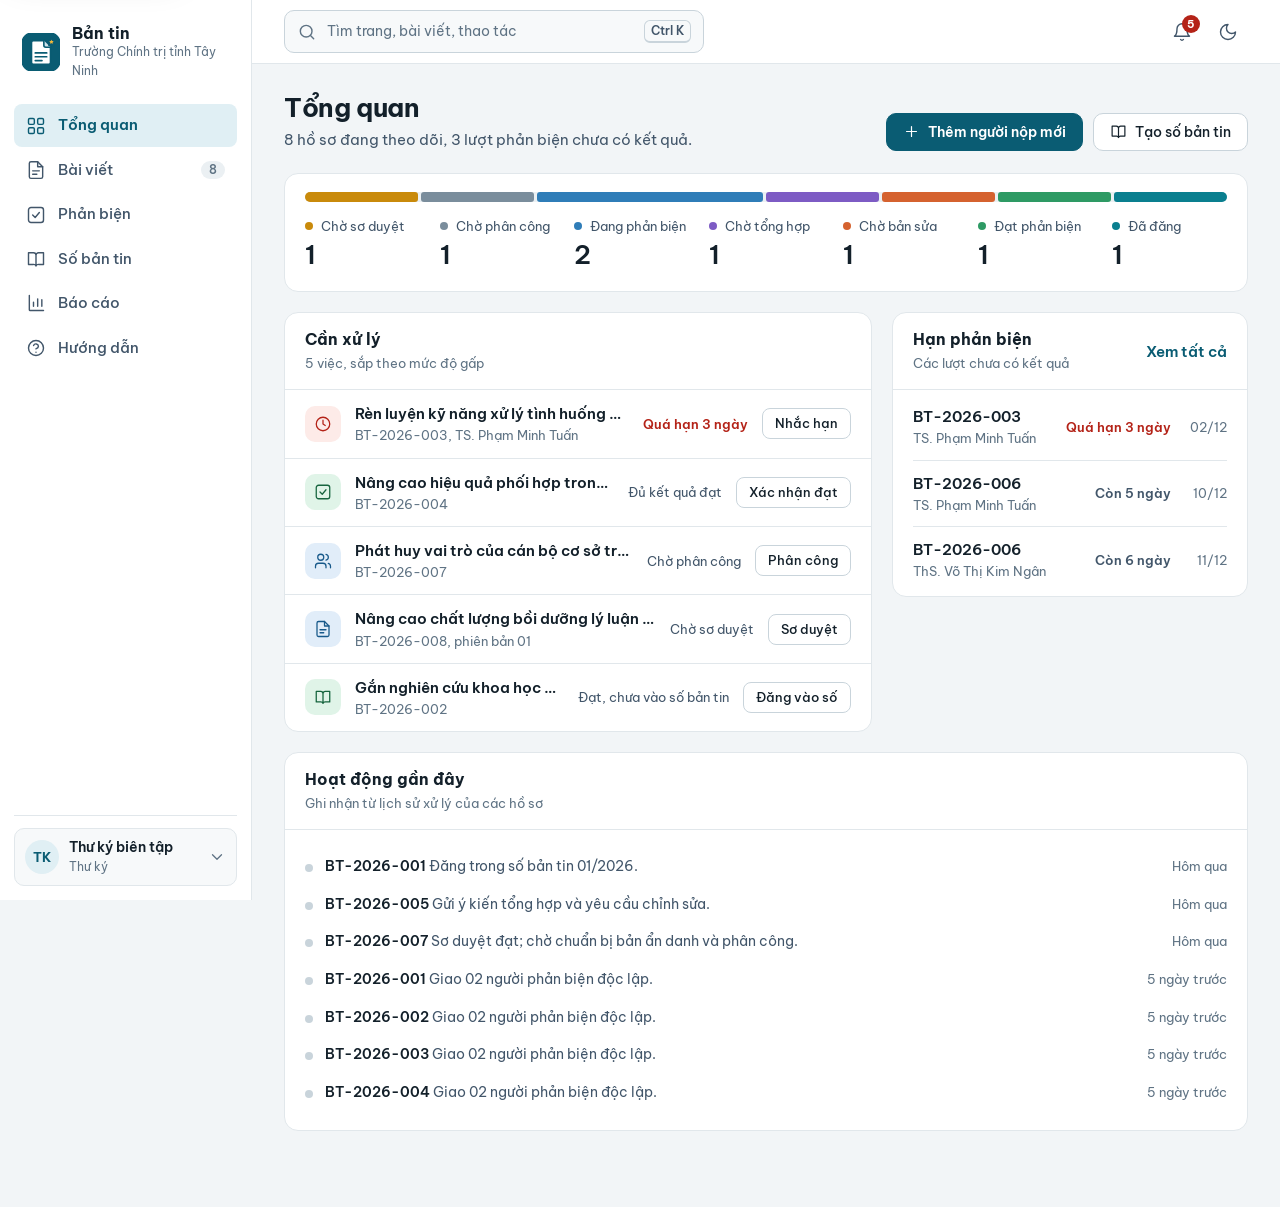
<file: index.html>
<!doctype html>
<html lang="vi" data-theme="light">
<head>
<meta charset="utf-8">
<meta name="viewport" content="width=device-width,initial-scale=1,viewport-fit=cover">
<meta name="theme-color" content="#0a5c73">
<meta name="description" content="Tiếp nhận, phản biện và biên tập bài viết bản tin của Trường Chính trị tỉnh Tây Ninh.">
<title>Bản tin | Trường Chính trị tỉnh Tây Ninh</title>
<link rel="icon" href="icon.svg" type="image/svg+xml">
<link rel="apple-touch-icon" href="icon-192.png">
<link rel="manifest" href="manifest.webmanifest">
<script>
(function () {
  try {
    var t = localStorage.getItem('tayninh-bantin-v3-theme');
    if (t !== 'dark' && t !== 'light') t = matchMedia('(prefers-color-scheme: dark)').matches ? 'dark' : 'light';
    document.documentElement.dataset.theme = t;
  } catch (e) {}
})();
</script>
<link rel="preload" href="be-vietnam-pro-latin-400-normal.woff2" as="font" type="font/woff2" crossorigin>
<link rel="preload" href="be-vietnam-pro-vietnamese-400-normal.woff2" as="font" type="font/woff2" crossorigin>
<link rel="stylesheet" href="styles.css?v=20261005-5">
<script defer src="docx.js?v=20261005-5"></script>
<script defer src="samples.js?v=20261005-5"></script>
<script defer src="workflow.js?v=20261005-5"></script>
<script defer src="ui.js?v=20261005-5"></script>
<script defer src="views.js?v=20261005-5"></script>
<script defer src="app.js?v=20261005-5"></script>
</head>
<body>
<a class="skip" href="#content">Đến nội dung chính</a>

<div class="app">
  <aside class="sidebar" aria-label="Điều hướng chính">
    <a class="brand" href="#">
      <svg class="brand-mark" viewBox="0 0 40 40" aria-hidden="true"><rect width="40" height="40" rx="11" fill="currentColor"/><path d="M12 8h11l7 7v16a2 2 0 0 1-2 2H12a2 2 0 0 1-2-2V10a2 2 0 0 1 2-2z" fill="#fff"/><path d="M23 8v5a2 2 0 0 0 2 2h5" fill="#cfe3ea"/><path d="M14 21h12M14 25h12M14 29h7" stroke="currentColor" stroke-width="1.8" stroke-linecap="round"/><path d="m31 5 1.3 2.7 2.9.4-2.1 2 .5 2.9-2.6-1.4-2.6 1.4.5-2.9-2.1-2 2.9-.4z" fill="#f2b83b"/></svg>
      <span><strong>Bản tin</strong><small>Trường Chính trị tỉnh Tây Ninh</small></span>
    </a>
    <nav id="navigation" aria-label="Các màn hình"></nav>
    <div class="sidebar-foot">
      <button type="button" class="role-btn" id="role-btn" aria-haspopup="menu" aria-expanded="false"></button>
    </div>
  </aside>

  <div class="workspace">
    <header class="topbar">
      <a class="top-brand" href="#" aria-label="Trường Chính trị tỉnh Tây Ninh, về tổng quan bản tin">
        <svg class="brand-mark" viewBox="0 0 40 40" aria-hidden="true"><rect width="40" height="40" rx="11" fill="currentColor"/><path d="M12 8h11l7 7v16a2 2 0 0 1-2 2H12a2 2 0 0 1-2-2V10a2 2 0 0 1 2-2z" fill="#fff"/><path d="M14 21h12M14 25h12M14 29h7" stroke="currentColor" stroke-width="1.8" stroke-linecap="round"/><path d="m31 5 1.3 2.7 2.9.4-2.1 2 .5 2.9-2.6-1.4-2.6 1.4.5-2.9-2.1-2 2.9-.4z" fill="#f2b83b"/></svg>
        <span class="top-brand-text"><strong><span>Trường Chính trị</span> <span>tỉnh Tây Ninh</span></strong><small>Quản lý bài viết bản tin</small></span>
      </a>
      <button type="button" class="search-trigger" id="open-palette" aria-label="Tìm trang, bài viết hoặc thao tác">
        <svg viewBox="0 0 24 24" aria-hidden="true"><circle cx="11" cy="11" r="7"/><path d="m20 20-3.5-3.5"/></svg>
        <span>Tìm trang, bài viết, thao tác</span><kbd>Ctrl K</kbd>
      </button>
      <div class="top-actions">
        <button type="button" class="icon-btn" id="bell" aria-haspopup="dialog" aria-expanded="false" aria-label="Việc cần xử lý">
          <svg viewBox="0 0 24 24" aria-hidden="true"><path d="M6 8a6 6 0 0 1 12 0c0 7 3 9 3 9H3s3-2 3-9"/><path d="M10.3 21a2 2 0 0 0 3.4 0"/></svg>
          <span class="bell-count" id="bell-count" hidden></span>
        </button>
        <button type="button" class="icon-btn" id="theme-btn"></button>
        <button type="button" class="role-chip" id="role-btn-top" aria-haspopup="menu" aria-expanded="false"></button>
      </div>
    </header>
    <div id="notice-slot"></div>
    <main id="content" tabindex="-1"></main>
  </div>

  <nav class="tabbar" id="tabbar" aria-label="Điều hướng"></nav>
</div>

<dialog id="dialog" aria-labelledby="dialog-title">
  <header class="dlg-head">
    <div class="dlg-titles"><div class="dlg-meta" id="dialog-meta"></div><h2 id="dialog-title"></h2></div>
    <button type="button" class="icon-btn" id="close-dialog" aria-label="Đóng"><svg viewBox="0 0 24 24" aria-hidden="true"><path d="M18 6 6 18M6 6l12 12"/></svg></button>
  </header>
  <div class="dlg-content" id="dialog-content"></div>
</dialog>

<div id="menu" class="menu" hidden></div>
<div id="toast" class="toast" role="status" aria-live="polite"></div>
<input type="file" id="import-input" accept="application/json,.json" hidden>
<noscript><p class="noscript">Cần bật JavaScript để dùng ứng dụng này.</p></noscript>
</body>
</html>
</file>
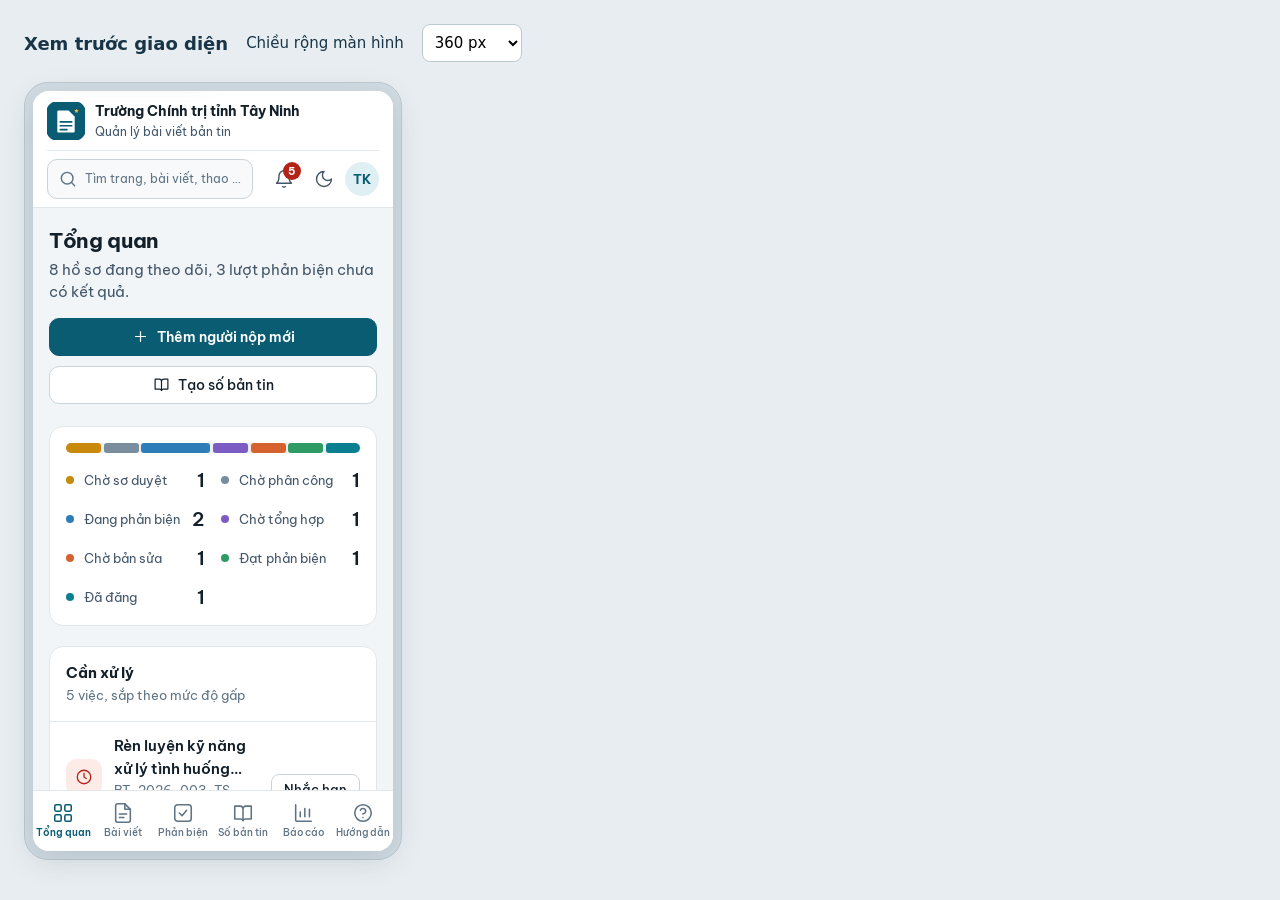
<file: kiem-tra-giao-dien.html>
<!doctype html>
<html lang="vi">
<head>
<meta charset="utf-8">
<meta name="viewport" content="width=device-width,initial-scale=1">
<title>Xem trước giao diện | Bản tin</title>
<style>
*{box-sizing:border-box}body{margin:0;padding:24px;background:#e8edf1;color:#173546;font:15px system-ui,sans-serif}header{display:flex;align-items:center;gap:18px;flex-wrap:wrap;margin-bottom:20px}h1{font-size:18px;margin:0}select{font:inherit;padding:8px;border:1px solid #bbc9d1;border-radius:8px;background:white}iframe{display:block;border:0;width:360px;height:760px;border-radius:16px;background:white;box-shadow:0 8px 32px #18374626}.frame{width:max-content;padding:8px;border:1px solid #bbc9d1;border-radius:24px;background:#d2dce3}
</style>
</head>
<body>
<header><h1>Xem trước giao diện</h1><label for="screen-width">Chiều rộng màn hình</label><select id="screen-width"><option value="280">280 px</option><option value="320">320 px</option><option value="360" selected>360 px</option><option value="390">390 px</option><option value="414">414 px</option><option value="600">600 px</option><option value="768">768 px</option><option value="920">920 px</option><option value="1024">1024 px</option><option value="1366">1366 px</option></select></header>
<div class="frame"><iframe id="app-preview" title="Giao diện ứng dụng bản tin" src="./?v=20261005-5"></iframe></div>
<script>document.querySelector('#screen-width').addEventListener('change',e=>{document.querySelector('#app-preview').style.width=e.target.value+'px';});</script>
</body>
</html>
</file>
<file: styles.css>
/* Phông chữ */
@font-face { font-family: "Be Vietnam Pro"; font-weight: 400; font-display: swap; src: url(be-vietnam-pro-vietnamese-400-normal.woff2) format("woff2"); unicode-range: U+0102-0103, U+0110-0111, U+0128-0129, U+0168-0169, U+01A0-01A1, U+01AF-01B0, U+0300-0301, U+0303-0304, U+0308-0309, U+0323, U+0329, U+1EA0-1EF9, U+20AB; }
@font-face { font-family: "Be Vietnam Pro"; font-weight: 400; font-display: swap; src: url(be-vietnam-pro-latin-400-normal.woff2) format("woff2"); unicode-range: U+0000-00FF, U+0131, U+0152-0153, U+02BB-02BC, U+02C6, U+02DA, U+02DC, U+0304, U+0308, U+0329, U+2000-206F, U+20AC, U+2122, U+2191, U+2193, U+2212, U+2215, U+FEFF, U+FFFD; }
@font-face { font-family: "Be Vietnam Pro"; font-weight: 500; font-display: swap; src: url(be-vietnam-pro-vietnamese-500-normal.woff2) format("woff2"); unicode-range: U+0102-0103, U+0110-0111, U+0128-0129, U+0168-0169, U+01A0-01A1, U+01AF-01B0, U+0300-0301, U+0303-0304, U+0308-0309, U+0323, U+0329, U+1EA0-1EF9, U+20AB; }
@font-face { font-family: "Be Vietnam Pro"; font-weight: 500; font-display: swap; src: url(be-vietnam-pro-latin-500-normal.woff2) format("woff2"); unicode-range: U+0000-00FF, U+0131, U+0152-0153, U+02BB-02BC, U+02C6, U+02DA, U+02DC, U+0304, U+0308, U+0329, U+2000-206F, U+20AC, U+2122, U+2191, U+2193, U+2212, U+2215, U+FEFF, U+FFFD; }
@font-face { font-family: "Be Vietnam Pro"; font-weight: 600; font-display: swap; src: url(be-vietnam-pro-vietnamese-600-normal.woff2) format("woff2"); unicode-range: U+0102-0103, U+0110-0111, U+0128-0129, U+0168-0169, U+01A0-01A1, U+01AF-01B0, U+0300-0301, U+0303-0304, U+0308-0309, U+0323, U+0329, U+1EA0-1EF9, U+20AB; }
@font-face { font-family: "Be Vietnam Pro"; font-weight: 600; font-display: swap; src: url(be-vietnam-pro-latin-600-normal.woff2) format("woff2"); unicode-range: U+0000-00FF, U+0131, U+0152-0153, U+02BB-02BC, U+02C6, U+02DA, U+02DC, U+0304, U+0308, U+0329, U+2000-206F, U+20AC, U+2122, U+2191, U+2193, U+2212, U+2215, U+FEFF, U+FFFD; }
@font-face { font-family: "Be Vietnam Pro"; font-weight: 700; font-display: swap; src: url(be-vietnam-pro-vietnamese-700-normal.woff2) format("woff2"); unicode-range: U+0102-0103, U+0110-0111, U+0128-0129, U+0168-0169, U+01A0-01A1, U+01AF-01B0, U+0300-0301, U+0303-0304, U+0308-0309, U+0323, U+0329, U+1EA0-1EF9, U+20AB; }
@font-face { font-family: "Be Vietnam Pro"; font-weight: 700; font-display: swap; src: url(be-vietnam-pro-latin-700-normal.woff2) format("woff2"); unicode-range: U+0000-00FF, U+0131, U+0152-0153, U+02BB-02BC, U+02C6, U+02DA, U+02DC, U+0304, U+0308, U+0329, U+2000-206F, U+20AC, U+2122, U+2191, U+2193, U+2212, U+2215, U+FEFF, U+FFFD; }
@font-face { font-family: "Source Serif 4"; font-weight: 200 900; font-display: swap; src: url(source-serif-4-vietnamese-wght-normal.woff2) format("woff2"); unicode-range: U+0102-0103, U+0110-0111, U+0128-0129, U+0168-0169, U+01A0-01A1, U+01AF-01B0, U+0300-0301, U+0303-0304, U+0308-0309, U+0323, U+0329, U+1EA0-1EF9, U+20AB; }
@font-face { font-family: "Source Serif 4"; font-weight: 200 900; font-display: swap; src: url(source-serif-4-latin-wght-normal.woff2) format("woff2"); unicode-range: U+0000-00FF, U+0131, U+0152-0153, U+02BB-02BC, U+02C6, U+02DA, U+02DC, U+0304, U+0308, U+0329, U+2000-206F, U+20AC, U+2122, U+2191, U+2193, U+2212, U+2215, U+FEFF, U+FFFD; }

/* Biến thiết kế */
:root {
  --font-ui: "Be Vietnam Pro", system-ui, -apple-system, "Segoe UI", Roboto, Arial, sans-serif;
  --font-read: "Source Serif 4", Georgia, "Times New Roman", serif;
  color-scheme: light;

  --bg: #f2f5f7;
  --surface: #ffffff;
  --surface-2: #f7f9fa;
  --sunken: #ebf0f3;
  --line: #e1e7eb;
  --line-2: #c9d4db;
  --text: #13202a;
  --text-2: #42566a;
  --text-3: #5f7384;

  --brand: #0a5c73;
  --brand-hover: #084a5d;
  --brand-soft: #e0eff4;
  --brand-ink: #ffffff;
  --cover: #0a4a5e;
  --gold: #e2a72a;
  --ring: rgba(10, 92, 115, .22);

  --danger: #b42318;
  --danger-soft: #fdebe8;
  --ok: #17653f;
  --ok-soft: #e0f4e8;
  --warn: #8f5400;
  --warn-soft: #fcefd3;
  --info: #17598a;
  --info-soft: #e1edf9;

  --sc-submitted: #c98a0b; --sb-submitted: #fcf0d3; --sf-submitted: #7d4f06;
  --sc-ready: #7a8d9c;     --sb-ready: #e8edf1;     --sf-ready: #3d5163;
  --sc-reviewing: #2f7db8; --sb-reviewing: #ddecf8; --sf-reviewing: #0f5688;
  --sc-results: #7d5bc4;   --sb-results: #ebe5f8;   --sf-results: #55389a;
  --sc-revision: #d5622f;  --sb-revision: #fde5da;  --sf-revision: #9d3a11;
  --sc-approved: #2e9a64;  --sb-approved: #dcf3e6;  --sf-approved: #14603b;
  --sc-published: #0a7f8f; --sb-published: #d4edf0; --sf-published: #0a5360;
  --sc-reject: #c0392b;    --sb-reject: #fbe3e0;    --sf-reject: #9d2318;

  --shadow-pop: 0 14px 36px rgba(12, 32, 46, .18), 0 2px 6px rgba(12, 32, 46, .08);
  --r-s: 8px; --r-m: 10px; --r-l: 14px;
}

html[data-theme="dark"] {
  color-scheme: dark;
  --bg: #0c161c;
  --surface: #131f27;
  --surface-2: #172530;
  --sunken: #0f1a21;
  --line: #243541;
  --line-2: #36505f;
  --text: #e6eef2;
  --text-2: #adbcc7;
  --text-3: #8a9ba8;

  --brand: #4fb4cf;
  --brand-hover: #6cc5dc;
  --brand-soft: #123240;
  --brand-ink: #062630;
  --cover: #0f3b49;
  --ring: rgba(79, 180, 207, .3);

  --danger: #f3918a;
  --danger-soft: #3f1e1b;
  --ok: #7ad6a4;
  --ok-soft: #14382a;
  --warn: #f0c260;
  --warn-soft: #3a2d10;
  --info: #84c3f0;
  --info-soft: #13334a;

  --sc-submitted: #d9a02a; --sb-submitted: #3a2d10; --sf-submitted: #f0c778;
  --sc-ready: #8ea2b2;     --sb-ready: #22303a;     --sf-ready: #b9c8d3;
  --sc-reviewing: #4a9bd6; --sb-reviewing: #13334a; --sf-reviewing: #86c4f2;
  --sc-results: #9a7ddc;   --sb-results: #2a2447;   --sf-results: #c0acf2;
  --sc-revision: #e07b4c;  --sb-revision: #432519;  --sf-revision: #f4a98a;
  --sc-approved: #3fb57b;  --sb-approved: #14382a;  --sf-approved: #84dba9;
  --sc-published: #27a3b4; --sb-published: #0f3840;  --sf-published: #77d4df;
  --sc-reject: #dd6455;    --sb-reject: #451f1b;    --sf-reject: #f59a91;

  --shadow-pop: 0 16px 40px rgba(0, 0, 0, .5), 0 2px 6px rgba(0, 0, 0, .3);
}

[data-s="submitted"] { --sc: var(--sc-submitted); --sb: var(--sb-submitted); --sf: var(--sf-submitted); }
[data-s="ready"]     { --sc: var(--sc-ready);     --sb: var(--sb-ready);     --sf: var(--sf-ready); }
[data-s="reviewing"] { --sc: var(--sc-reviewing); --sb: var(--sb-reviewing); --sf: var(--sf-reviewing); }
[data-s="results"]   { --sc: var(--sc-results);   --sb: var(--sb-results);   --sf: var(--sf-results); }
[data-s="revision"]  { --sc: var(--sc-revision);  --sb: var(--sb-revision);  --sf: var(--sf-revision); }
[data-s="approved"]  { --sc: var(--sc-approved);  --sb: var(--sb-approved);  --sf: var(--sf-approved); }
[data-s="published"] { --sc: var(--sc-published); --sb: var(--sb-published); --sf: var(--sf-published); }
[data-s="reject"], [data-s="late"] { --sc: var(--sc-reject); --sb: var(--sb-reject); --sf: var(--sf-reject); }

/* Nền tảng */
*, *::before, *::after { box-sizing: border-box; }
html { -webkit-text-size-adjust: 100%; }
body {
  margin: 0;
  background: var(--bg);
  color: var(--text);
  font-family: var(--font-ui);
  font-size: 15px;
  line-height: 1.55;
  -webkit-font-smoothing: antialiased;
}
h1, h2, h3, p { margin-top: 0; }
button, input, select, textarea { font: inherit; color: inherit; }
button { cursor: pointer; }
button:disabled { cursor: not-allowed; opacity: .5; }
a { color: inherit; }
ol, ul { padding: 0; margin: 0; list-style: none; }
svg { width: 20px; height: 20px; flex: none; stroke: currentColor; fill: none; stroke-width: 1.7; stroke-linecap: round; stroke-linejoin: round; }
:focus-visible { outline: 2px solid var(--brand); outline-offset: 2px; }
main:focus { outline: 0; }
.sr-only { position: absolute; width: 1px; height: 1px; margin: -1px; padding: 0; overflow: hidden; clip: rect(0 0 0 0); white-space: nowrap; border: 0; }
.muted { color: var(--text-3); }
.pad { padding: 14px 20px; }
.skip { position: absolute; z-index: 100; left: 12px; top: -80px; padding: 10px 14px; background: var(--surface); border-radius: 8px; box-shadow: var(--shadow-pop); }
.skip:focus { top: 12px; }
.noscript { padding: 20px; text-align: center; }
kbd { font: 600 12px/1 var(--font-ui); padding: 4px 6px; border: 1px solid var(--line-2); border-bottom-width: 2px; border-radius: 6px; background: var(--surface-2); color: var(--text-2); }

/* Khung ứng dụng */
.app { display: grid; grid-template-columns: 252px minmax(0, 1fr); min-height: 100vh; }
.workspace { min-width: 0; display: flex; flex-direction: column; }

.sidebar {
  position: sticky; top: 0; height: 100vh; display: flex; flex-direction: column;
  padding: 20px 14px 14px; background: var(--surface); border-right: 1px solid var(--line);
}
.brand { display: flex; align-items: center; gap: 12px; padding: 4px 8px 24px; text-decoration: none; }
.brand-mark { width: 38px; height: 38px; color: var(--brand); }
.brand strong { display: block; font-size: 16px; font-weight: 700; line-height: 1.2; }
.brand small { display: block; font-size: 12px; color: var(--text-3); }
#navigation { display: grid; gap: 2px; }
.nav-item {
  display: flex; align-items: center; gap: 12px; width: 100%; padding: 10px 12px; border: 0; border-radius: var(--r-s);
  background: none; color: var(--text-2); font-size: 14.5px; font-weight: 500; text-align: left;
}
.nav-item:hover { background: var(--sunken); color: var(--text); }
.nav-item.active { background: var(--brand-soft); color: var(--brand); font-weight: 600; }
.nav-count { margin-left: auto; padding: 0 8px; border-radius: 99px; background: var(--sunken); color: var(--text-3); font-size: 12px; font-weight: 600; }
.nav-item.active .nav-count { background: var(--surface); color: var(--brand); }
.sidebar-foot { margin-top: auto; padding-top: 12px; border-top: 1px solid var(--line); }
.role-btn {
  display: flex; align-items: center; gap: 10px; width: 100%; padding: 8px 10px; border: 1px solid var(--line); border-radius: var(--r-m);
  background: var(--surface-2); text-align: left;
}
.role-btn:hover { border-color: var(--line-2); }
.role-btn svg { margin-left: auto; color: var(--text-3); width: 18px; height: 18px; }
.role-text { min-width: 0; }
.role-text strong { display: block; font-size: 13.5px; font-weight: 600; white-space: nowrap; overflow: hidden; text-overflow: ellipsis; }
.role-text small { display: block; font-size: 12px; color: var(--text-3); }

.avatar {
  display: inline-grid; place-items: center; flex: none; width: 34px; height: 34px; border-radius: 50%;
  background: var(--brand-soft); color: var(--brand); font-size: 12.5px; font-weight: 700; letter-spacing: .01em;
}

.topbar {
  position: sticky; top: 0; z-index: 20; display: flex; align-items: center; gap: 12px; min-height: 64px; padding: 10px 32px;
  background: var(--surface); border-bottom: 1px solid var(--line);
}
.top-brand { display: none; }
.search-trigger {
  display: flex; align-items: center; gap: 10px; width: min(420px, 100%); padding: 9px 12px; border: 1px solid var(--line-2); border-radius: var(--r-m);
  background: var(--surface-2); color: var(--text-3); font-size: 14px; text-align: left;
}
.search-trigger:hover { border-color: var(--text-3); }
.search-trigger span { flex: 1; min-width: 0; white-space: nowrap; overflow: hidden; text-overflow: ellipsis; }
.top-actions { margin-left: auto; display: flex; align-items: center; gap: 6px; }
.icon-btn {
  position: relative; display: inline-grid; place-items: center; width: 40px; height: 40px; border: 0; border-radius: var(--r-m);
  background: none; color: var(--text-2);
}
.icon-btn:hover { background: var(--sunken); color: var(--text); }
.icon-btn.small { width: 30px; height: 30px; }
.icon-btn.small svg { width: 16px; height: 16px; }
.bell-count {
  position: absolute; top: 3px; right: 2px; min-width: 18px; height: 18px; padding: 0 5px; border-radius: 99px;
  background: var(--danger); color: #fff; font-size: 11px; font-weight: 700; line-height: 18px; text-align: center;
}
html[data-theme="dark"] .bell-count { color: #2a0b08; }
.role-chip { display: none; padding: 0; border: 0; background: none; border-radius: 50%; }

main { flex: 1; width: 100%; max-width: 1240px; margin: 0 auto; padding: 28px 32px 56px; }

.banner { display: flex; align-items: center; gap: 10px; padding: 9px 32px; font-size: 13.5px; background: var(--info-soft); color: var(--info); border-bottom: 1px solid var(--line); }
.banner[data-tone="warn"] { background: var(--warn-soft); color: var(--warn); }
.banner svg { width: 18px; height: 18px; }
.banner span { flex: 0 1 auto; }
.banner .link { margin-left: 4px; }
.banner .icon-btn { margin-left: auto; color: inherit; }

/* Tiêu đề trang */
.page-head { display: flex; align-items: flex-end; justify-content: space-between; gap: 20px; margin-bottom: 22px; }
.page-head h1 { margin: 0 0 4px; font-size: 26px; line-height: 1.25; font-weight: 700; letter-spacing: -.015em; }
.page-head p { margin: 0; max-width: 64ch; color: var(--text-2); font-size: 14.5px; }
.page-actions { display: flex; gap: 10px; flex-wrap: wrap; }

/* Nút */
.btn {
  display: inline-flex; align-items: center; justify-content: center; gap: 8px; padding: 9px 16px; border: 1px solid var(--line-2); border-radius: var(--r-m);
  background: var(--surface); color: var(--text); font-size: 14px; font-weight: 500; line-height: 1.3; white-space: nowrap; text-decoration: none;
  transition: background .15s, border-color .15s;
}
.btn:hover:not(:disabled) { background: var(--surface-2); border-color: var(--text-3); }
.btn svg { width: 17px; height: 17px; }
.btn-primary { background: var(--brand); border-color: var(--brand); color: var(--brand-ink); font-weight: 600; }
.btn-primary:hover:not(:disabled) { background: var(--brand-hover); border-color: var(--brand-hover); }
.btn-danger-solid { background: var(--danger); border-color: var(--danger); color: #fff; font-weight: 600; }
html[data-theme="dark"] .btn-danger-solid { color: #2a0b08; }
.btn-danger-solid:hover:not(:disabled) { filter: brightness(.94); }
.btn-sm { padding: 6px 12px; font-size: 13px; border-radius: var(--r-s); }
.btn-row { display: flex; flex-wrap: wrap; gap: 10px; margin-bottom: 14px; }
.link { padding: 0; border: 0; background: none; color: var(--text); font-size: inherit; font-weight: 550; text-align: left; }
.link:hover { color: var(--brand); text-decoration: underline; text-underline-offset: 3px; }
.panel-head .link, .panel-foot .link, .banner .link, .menu-foot .link, .callout .link { color: var(--brand); font-weight: 600; }

/* Nhãn trạng thái */
.badge {
  display: inline-flex; align-items: center; gap: 6px; padding: 3px 10px 3px 8px; border-radius: 99px;
  background: var(--sb); color: var(--sf); font-size: 12.5px; font-weight: 600; line-height: 1.4; white-space: nowrap;
}
.badge::before { content: ""; width: 7px; height: 7px; border-radius: 50%; background: var(--sc); }
.due { font-size: 13px; font-weight: 550; color: var(--text-2); white-space: nowrap; }
.due[data-tone="late"] { color: var(--danger); }
.due[data-tone="soon"] { color: var(--warn); }
.due[data-tone="done"] { color: var(--ok); }
.due-date { font-size: 13px; color: var(--text-3); min-width: 3.2em; text-align: right; font-variant-numeric: tabular-nums; }

/* Khung nội dung */
.panel { margin-bottom: 20px; background: var(--surface); border: 1px solid var(--line); border-radius: var(--r-l); overflow: hidden; }
.panel-head { display: flex; align-items: center; justify-content: space-between; gap: 12px; padding: 16px 20px; border-bottom: 1px solid var(--line); }
.panel-head h2 { margin: 0; font-size: 16px; font-weight: 650; line-height: 1.35; }
.panel-head p { margin: 2px 0 0; font-size: 13px; color: var(--text-3); }
.panel-body { padding: 18px 20px; }
.panel-body.tight { padding-top: 4px; padding-bottom: 4px; }
.panel-foot { padding: 12px 20px; border-top: 1px solid var(--line); font-size: 13.5px; color: var(--text-2); }
.grid-main { display: grid; grid-template-columns: minmax(0, 1.65fr) minmax(0, 1fr); gap: 20px; align-items: start; margin-bottom: 20px; }
.grid-even { display: grid; grid-template-columns: repeat(2, minmax(0, 1fr)); gap: 20px; align-items: start; margin-bottom: 20px; }
.grid-main > .panel, .grid-even > .panel { margin-bottom: 0; }

.callout {
  display: flex; gap: 12px; align-items: flex-start; margin: 0 0 16px; padding: 12px 14px; border-radius: var(--r-m);
  background: var(--info-soft); color: var(--text); font-size: 14px;
}
.callout > svg { margin-top: 2px; color: var(--info); width: 18px; height: 18px; }
.callout p { margin: 0; }
.callout strong { font-weight: 650; }
.callout[data-tone="warn"] { background: var(--warn-soft); }
.callout[data-tone="warn"] > svg { color: var(--warn); }
.callout p + p { margin-top: 4px; }

.empty { display: grid; justify-items: center; gap: 6px; padding: 40px 20px; text-align: center; color: var(--text-2); }
.empty svg { width: 30px; height: 30px; color: var(--text-3); }
.empty strong { color: var(--text); }
.empty p { margin: 0; max-width: 40ch; font-size: 14px; }

/* Thanh tiến trình các bước */
.pipeline { margin-bottom: 20px; padding: 18px 20px 10px; background: var(--surface); border: 1px solid var(--line); border-radius: var(--r-l); }
.pipeline-track { display: flex; gap: 3px; height: 10px; border-radius: 99px; overflow: hidden; background: var(--sunken); }
.pipeline-track i { display: block; flex-basis: 0; min-width: 6px; border-radius: 3px; background: var(--sc); transform-origin: left center; }
.pipeline-track i.none { flex: 1; background: transparent; }
.pipeline-track.intro i { animation: grow .7s cubic-bezier(.2, .7, .2, 1) both; }
.pipeline-track.intro i:nth-child(2) { animation-delay: .07s; }
.pipeline-track.intro i:nth-child(3) { animation-delay: .14s; }
.pipeline-track.intro i:nth-child(4) { animation-delay: .21s; }
.pipeline-track.intro i:nth-child(5) { animation-delay: .28s; }
.pipeline-track.intro i:nth-child(6) { animation-delay: .35s; }
.pipeline-track.intro i:nth-child(7) { animation-delay: .42s; }
@keyframes grow { from { transform: scaleX(0); } to { transform: scaleX(1); } }
.pipeline-cells { display: grid; grid-template-columns: repeat(7, minmax(0, 1fr)); margin: 6px -10px 0; }
.stage {
  display: grid; grid-template-columns: auto 1fr; grid-template-areas: "dot name" "num num"; gap: 0 8px; align-items: center;
  padding: 10px 10px 12px; border: 0; border-radius: var(--r-s); background: none; text-align: left;
}
button.stage:hover { background: var(--surface-2); }
.dot { width: 8px; height: 8px; border-radius: 50%; background: var(--sc); }
.stage .dot { grid-area: dot; }
.stage-name { grid-area: name; font-size: 13px; line-height: 1.3; color: var(--text-2); }
.stage strong { grid-area: num; margin-top: 6px; font-size: 26px; font-weight: 600; line-height: 1.1; font-variant-numeric: tabular-nums; }

/* Việc cần xử lý, hạn, hoạt động */
.task {
  display: grid; grid-template-columns: auto minmax(0, 1fr) auto auto; gap: 14px; align-items: center; padding: 12px 20px; border-top: 1px solid var(--line);
}
.task:first-child { border-top: 0; }
.task-ico { display: grid; place-items: center; width: 36px; height: 36px; border-radius: var(--r-m); background: var(--info-soft); color: var(--info); }
.task-ico svg { width: 18px; height: 18px; }
.task[data-tone="late"] .task-ico { background: var(--danger-soft); color: var(--danger); }
.task[data-tone="warn"] .task-ico, .task[data-tone="soon"] .task-ico { background: var(--warn-soft); color: var(--warn); }
.task[data-tone="ok"] .task-ico { background: var(--ok-soft); color: var(--ok); }
.task-main { min-width: 0; }
.task-main .link { display: block; max-width: 100%; overflow: hidden; text-overflow: ellipsis; white-space: nowrap; }
.task-meta { display: block; font-size: 13px; color: var(--text-3); }
.task-note { font-size: 13px; color: var(--text-2); white-space: nowrap; }
.task[data-tone="late"] .task-note { color: var(--danger); font-weight: 550; }

.deadlines li { display: grid; grid-template-columns: minmax(0, 1fr) auto auto; gap: 14px; align-items: center; padding: 11px 0; border-top: 1px solid var(--line); }
.deadlines li:first-child { border-top: 0; }
.feed li { display: grid; grid-template-columns: auto minmax(0, 1fr) auto; gap: 12px; padding: 8px 0; font-size: 14px; }
.feed-dot { width: 8px; height: 8px; margin-top: 8px; border-radius: 50%; background: var(--line-2); }
.feed time { font-size: 13px; color: var(--text-3); white-space: nowrap; }
.feed span { color: var(--text-2); }

/* Số liệu */
.figures {
  display: grid; grid-template-columns: repeat(4, minmax(0, 1fr)); margin: 0 0 20px; background: var(--surface); border: 1px solid var(--line); border-radius: var(--r-l);
}
.figures > div { padding: 16px 20px; border-left: 1px solid var(--line); }
.figures > div:first-child { border-left: 0; }
.figures dt { font-size: 13px; color: var(--text-3); }
.figures dd { margin: 4px 0 0; font-size: 28px; font-weight: 600; line-height: 1.15; font-variant-numeric: tabular-nums; }
.figures small { display: block; margin-top: 2px; font-size: 12px; color: var(--text-3); }
.figures [data-tone="late"] dd { color: var(--danger); }
.figures [data-tone="warn"] dd { color: var(--warn); }

.donut-wrap { display: flex; align-items: center; gap: 28px; flex-wrap: wrap; }
.donut { position: relative; width: 168px; height: 168px; flex: none; }
.donut svg { width: 100%; height: 100%; stroke-linecap: butt; }
.donut .ring { fill: none; stroke: var(--sunken); stroke-width: 5; }
.donut .seg { fill: none; stroke: var(--sc); stroke-width: 5; }
.donut-center { position: absolute; inset: 0; display: grid; align-content: center; justify-items: center; }
.donut-center strong { font-size: 32px; font-weight: 600; line-height: 1; }
.donut-center span { font-size: 13px; color: var(--text-3); }
.legend { flex: 1; min-width: 190px; }
.legend li { display: grid; grid-template-columns: auto 1fr auto; gap: 10px; align-items: center; padding: 5px 0; font-size: 14px; }
.legend strong { font-variant-numeric: tabular-nums; }

.meter { display: block; height: 8px; border-radius: 99px; background: var(--sunken); overflow: hidden; }
.meter i { display: block; height: 100%; border-radius: 99px; background: var(--brand); }
.meter.ok i { background: var(--sc-approved); }
.bars li { display: grid; grid-template-columns: minmax(0, 1.2fr) 2fr auto; gap: 14px; align-items: center; padding: 8px 0; font-size: 14px; }
.bars strong { min-width: 1.5em; text-align: right; font-variant-numeric: tabular-nums; }
.progress-line { display: flex; align-items: center; gap: 10px; font-size: 13px; font-variant-numeric: tabular-nums; }
.progress-line .meter { width: 72px; }
.workload li { display: grid; grid-template-columns: minmax(0, 1fr) minmax(0, 1fr); gap: 16px; align-items: center; padding: 12px 0; border-top: 1px solid var(--line); }
.workload li:first-child { border-top: 0; padding-top: 0; }
.workload li > div:first-child { display: flex; align-items: center; gap: 12px; }
.workload .stack { display: grid; gap: 6px; font-size: 13px; }
.workload .stack b { margin-left: 10px; font-weight: 600; }

/* Công cụ lọc */
.toolbar { display: flex; flex-wrap: wrap; align-items: center; gap: 12px; padding: 16px 20px; }
.search { position: relative; flex: 1 1 280px; }
.search svg { position: absolute; left: 12px; top: 50%; transform: translateY(-50%); width: 18px; height: 18px; color: var(--text-3); pointer-events: none; }
.search input[type="search"] { padding-left: 40px; }
.select-wrap select { width: auto; min-width: 150px; }
.segmented { display: inline-flex; padding: 3px; border: 1px solid var(--line-2); border-radius: var(--r-m); background: var(--surface-2); }
.segmented button { display: inline-flex; align-items: center; gap: 6px; padding: 6px 12px; border: 0; border-radius: 7px; background: none; color: var(--text-2); font-size: 13.5px; }
.segmented button svg { width: 16px; height: 16px; }
.segmented button[aria-pressed="true"] { background: var(--surface); color: var(--text); font-weight: 600; box-shadow: 0 1px 3px rgba(0, 0, 0, .15); }
.chips { display: flex; flex-wrap: wrap; gap: 8px; padding: 0 20px 16px; }
.chip {
  display: inline-flex; align-items: center; gap: 8px; padding: 5px 12px; border: 1px solid var(--line-2); border-radius: 99px;
  background: var(--surface); color: var(--text-2); font-size: 13.5px;
}
.chip span { color: var(--text-3); font-size: 12.5px; font-variant-numeric: tabular-nums; }
.chip:hover { border-color: var(--text-3); }
.chip[aria-pressed="true"] { background: var(--brand-soft); border-color: var(--brand); color: var(--brand); font-weight: 600; }
.chip[aria-pressed="true"] span { color: var(--brand); }
.list-foot { padding: 12px 20px; border-top: 1px solid var(--line); font-size: 13px; color: var(--text-3); }

/* Bảng */
.table-wrap { overflow-x: auto; }
.tbl { width: 100%; border-collapse: collapse; }
.tbl th { padding: 10px 16px; background: var(--surface-2); border-top: 1px solid var(--line); border-bottom: 1px solid var(--line); font-size: 13px; font-weight: 500; color: var(--text-3); text-align: left; white-space: nowrap; }
.tbl th:first-child, .tbl td:first-child { padding-left: 20px; }
.tbl th:last-child, .tbl td:last-child { padding-right: 20px; }
.tbl td { padding: 14px 16px; border-bottom: 1px solid var(--line); vertical-align: middle; }
.tbl tbody tr:last-child td { border-bottom: 0; }
.row-link { cursor: pointer; }
.row-link:hover td { background: var(--surface-2); }
.c-title { min-width: 260px; }
.c-title .title { font-size: 15px; line-height: 1.4; }
.c-go { width: 36px; color: var(--text-3); }
.c-go svg { width: 18px; height: 18px; }
.c-due small.due { display: block; }
.c-actions { text-align: right; white-space: nowrap; }
.c-actions .btn + .btn { margin-left: 6px; }
.c-status .sub { margin-top: 4px; }
.sub { display: flex; flex-wrap: wrap; gap: 0 12px; margin-top: 2px; font-size: 13px; color: var(--text-3); }
.who { display: flex; align-items: center; gap: 10px; white-space: nowrap; }
.who small { display: block; }
.tbl-plain td { vertical-align: top; }

/* Bảng Kanban */
.board { display: grid; grid-auto-flow: column; grid-auto-columns: 276px; gap: 14px; align-items: start; overflow-x: auto; padding: 4px 20px 20px; }
.lane { padding: 10px; border-radius: var(--r-m); background: var(--sunken); }
.lane header { display: flex; align-items: center; gap: 8px; padding: 2px 4px 10px; }
.lane h3 { margin: 0; font-size: 13.5px; font-weight: 600; }
.lane .count { margin-left: auto; font-size: 12.5px; color: var(--text-3); font-variant-numeric: tabular-nums; }
.lane-empty { margin: 0; padding: 14px 4px; font-size: 13px; color: var(--text-3); text-align: center; }
.card {
  display: flex; flex-direction: column; align-items: flex-start; gap: 8px; width: 100%; margin-bottom: 8px; padding: 12px; text-align: left;
  background: var(--surface); border: 1px solid var(--line); border-left: 3px solid var(--sc); border-radius: var(--r-m);
}
.card:hover { border-color: var(--line-2); border-left-color: var(--sc); box-shadow: 0 2px 8px rgba(0, 0, 0, .08); }
.card strong { font-size: 14px; font-weight: 550; line-height: 1.4; }
.card .sub { margin: 0; }

/* Bài của tôi (người nộp) */
.story { margin-bottom: 14px; padding: 18px 20px; background: var(--surface); border: 1px solid var(--line); border-radius: var(--r-l); }
.story-top { display: flex; justify-content: space-between; align-items: flex-start; gap: 16px; margin-bottom: 18px; }
.story-title { font-family: var(--font-read); font-size: 19px; font-weight: 600; line-height: 1.35; }
.story-note { margin: 16px 0 0; padding: 10px 14px; border-left: 3px solid var(--sc-revision); border-radius: 0 var(--r-s) var(--r-s) 0; background: var(--warn-soft); font-size: 14px; }
.story-actions { margin-top: 14px; }

/* Các bước xử lý của một hồ sơ */
.stepper { display: grid; grid-template-columns: repeat(6, minmax(0, 1fr)); margin: 0 0 20px; }
.stepper li { position: relative; display: flex; flex-direction: column; align-items: center; gap: 8px; text-align: center; font-size: 12.5px; color: var(--text-3); }
.stepper li::before { content: ""; position: absolute; top: 10px; left: -50%; right: 50%; height: 2px; background: var(--line-2); }
.stepper li:first-child::before { display: none; }
.stepper li[data-state="done"]::before, .stepper li[data-state="current"]::before, .stepper li[data-state="warn"]::before { background: var(--brand); }
.step-dot { position: relative; z-index: 1; display: grid; place-items: center; width: 22px; height: 22px; border-radius: 50%; border: 2px solid var(--line-2); background: var(--surface); }
.step-dot svg { width: 12px; height: 12px; stroke-width: 3; }
.stepper li[data-state="done"] .step-dot { background: var(--brand); border-color: var(--brand); color: var(--brand-ink); }
.stepper li[data-state="current"] .step-dot { background: var(--brand); border-color: var(--brand); box-shadow: 0 0 0 4px var(--ring); }
.stepper li[data-state="warn"] .step-dot { background: var(--sc-revision); border-color: var(--sc-revision); box-shadow: 0 0 0 4px var(--sb-revision); }
.stepper li[data-state="current"], .stepper li[data-state="done"] { color: var(--text); }
.stepper li[data-state="current"] .step-label, .stepper li[data-state="warn"] .step-label { font-weight: 600; }
.stepper li[data-state="warn"] { color: var(--sf-revision); }
.step-label { max-width: 90px; line-height: 1.3; }
.stepper.compact { gap: 4px; margin: 0; }
.stepper.compact li { align-items: flex-start; text-align: left; gap: 6px; }
.stepper.compact li::before { display: none; }
.stepper.compact .step-dot { width: 100%; height: 5px; border: 0; border-radius: 3px; background: var(--line); box-shadow: none !important; }
.stepper.compact .step-dot svg { display: none; }
.stepper.compact li[data-state="done"] .step-dot, .stepper.compact li[data-state="current"] .step-dot { background: var(--brand); }
.stepper.compact li[data-state="warn"] .step-dot { background: var(--sc-revision); }
.stepper.compact .step-label { max-width: none; white-space: nowrap; visibility: hidden; }
.stepper.compact li:last-child { align-items: flex-end; text-align: right; }
.stepper.compact li[data-state="current"] .step-label, .stepper.compact li[data-state="warn"] .step-label { visibility: visible; }

/* Số bản tin */
.issues { display: grid; grid-template-columns: repeat(auto-fill, minmax(330px, 1fr)); gap: 20px; }
.issue { display: flex; flex-direction: column; background: var(--surface); border: 1px solid var(--line); border-radius: var(--r-l); overflow: hidden; }
.issue-cover { padding: 24px 24px 20px; background: var(--cover); color: #fff; border-bottom: 4px solid var(--gold); }
.issue-no { display: block; font: 600 32px/1.1 var(--font-read); }
.issue-cover h3 { margin: 10px 0 0; font: 400 17px/1.4 var(--font-read); opacity: .92; }
.issue-school { display: block; margin-top: 16px; font-size: 12.5px; opacity: .72; }
.issue-meta { display: flex; flex-wrap: wrap; align-items: center; gap: 6px 14px; padding: 14px 24px 4px; font-size: 13.5px; color: var(--text-2); }
.toc { padding: 6px 24px 10px 46px; list-style: decimal; }
.toc li { padding: 6px 0 6px 4px; font-size: 14.5px; }
.toc .link { display: block; font-weight: 500; }
.toc li::marker { color: var(--text-3); font-variant-numeric: tabular-nums; }
.issue-actions { display: flex; flex-wrap: wrap; gap: 8px; margin-top: auto; padding: 14px 24px 20px; }

/* Lịch hạn phản biện */
.agenda { display: grid; gap: 22px; }
.agenda h3 { display: flex; align-items: center; gap: 8px; margin: 0 0 6px; font-size: 14px; font-weight: 650; }
.agenda h3 span { padding: 0 8px; border-radius: 99px; background: var(--sunken); font-size: 12.5px; color: var(--text-2); }
.agenda section[data-tone="late"] h3 { color: var(--danger); }
.agenda section[data-tone="soon"] h3 { color: var(--warn); }
.agenda li { display: grid; grid-template-columns: minmax(0, 1fr) auto auto; gap: 14px; align-items: center; padding: 10px 0; border-top: 1px solid var(--line); }

/* Hướng dẫn */
.flow { display: grid; grid-template-columns: repeat(3, minmax(0, 1fr)); gap: 14px; margin-bottom: 16px; counter-reset: step; }
.flow li { counter-increment: step; padding: 16px; border: 1px solid var(--line); border-radius: var(--r-m); }
.flow li::before {
  content: counter(step); display: grid; place-items: center; width: 26px; height: 26px; margin-bottom: 10px; border-radius: 50%;
  background: var(--brand); color: var(--brand-ink); font-size: 13px; font-weight: 700;
}
.flow strong { display: block; margin-bottom: 4px; }
.flow p { margin: 0; font-size: 14px; color: var(--text-2); }
.notes { list-style: disc; padding-left: 20px; }
.notes li { margin-bottom: 10px; font-size: 14.5px; color: var(--text-2); }
.keys > div { display: flex; align-items: center; gap: 14px; padding: 8px 0; border-top: 1px solid var(--line); }
.keys > div:first-child { border-top: 0; }
.keys dt { min-width: 84px; }
.keys dd { margin: 0; font-size: 14px; color: var(--text-2); }

/* Hộp thoại và ngăn kéo */
dialog { max-width: none; max-height: none; padding: 0; border: 0; background: var(--surface); color: var(--text); overflow: hidden; overflow: clip; box-shadow: var(--shadow-pop); }
dialog::backdrop { background: rgba(8, 20, 28, .52); }
dialog[open] { display: flex; flex-direction: column; }
dialog[data-variant="modal"] { width: min(620px, calc(100vw - 24px)); max-height: calc(100dvh - 32px); margin: auto; border-radius: 16px; animation: pop .16s ease-out; }
dialog[data-variant="drawer"] { position: fixed; inset: 0 0 0 auto; width: min(660px, 100vw); height: 100dvh; margin: 0; border-left: 1px solid var(--line); animation: slide .22s ease-out; }
dialog[data-variant="palette"] { width: min(640px, calc(100vw - 24px)); max-height: 72vh; margin: 12vh auto auto; border-radius: 14px; animation: pop .14s ease-out; }
@keyframes slide { from { transform: translateX(28px); opacity: 0; } to { transform: none; opacity: 1; } }
@keyframes pop { from { transform: translateY(8px) scale(.985); opacity: 0; } to { transform: none; opacity: 1; } }
.dlg-head { display: flex; justify-content: space-between; align-items: flex-start; gap: 16px; padding: 18px 20px 14px 24px; border-bottom: 1px solid var(--line); }
.dlg-head[hidden] { display: none; }
.dlg-head h2 { margin: 0; font-size: 18px; font-weight: 650; line-height: 1.4; }
dialog[data-variant="drawer"] #dialog-title { font-family: var(--font-read); font-size: 21px; font-weight: 600; line-height: 1.35; }
.dlg-meta { display: flex; align-items: center; flex-wrap: wrap; gap: 8px 12px; margin-bottom: 6px; font-size: 13px; color: var(--text-3); }
.dlg-meta:empty { display: none; }
.dlg-meta .code { font-weight: 600; color: var(--text-2); }
.dlg-content { display: flex; flex-direction: column; flex: 1; min-height: 0; }
.dlg-form { display: flex; flex-direction: column; flex: 1; min-height: 0; }
.dlg-body { flex: 1; min-height: 0; overflow-y: auto; padding: 20px 24px; }
.dlg-foot { display: flex; flex-wrap: wrap; justify-content: flex-end; gap: 10px; padding: 14px 24px calc(14px + env(safe-area-inset-bottom)); border-top: 1px solid var(--line); background: var(--surface); }
.form-error { display: none; margin-top: 14px; padding: 10px 14px; border-radius: var(--r-s); background: var(--danger-soft); color: var(--danger); font-size: 14px; font-weight: 500; }
.form-error.visible { display: block; }
.form-grid { display: grid; grid-template-columns: repeat(2, minmax(0, 1fr)); gap: 0 16px; }
.directory-tools { display: grid; gap: 14px; }
.directory-tools .field { margin: 0; }
.directory-tools > .btn { justify-self: start; }
.person-list { display: grid; grid-template-columns: repeat(2, minmax(0, 1fr)); gap: 14px; }
.person-card { min-width: 0; padding: 16px; border: 1px solid var(--line); border-radius: var(--r-m); background: var(--surface); }
.person-card[hidden] { display: none; }
.person-card header { display: flex; align-items: flex-start; gap: 10px; }
.person-card header > div { min-width: 0; }
.person-card header strong { display: block; font-size: 14px; }
.person-card header span, .person-card p, .person-card small { color: var(--text-2); font-size: 12.5px; }
.person-card strong, .person-card span, .person-card p, .person-card dd { overflow-wrap: anywhere; }
.person-card dl { margin: 12px 0; font-size: 12.5px; }
.person-card dt { color: var(--text-3); }
.person-card dd { margin: 2px 0 10px; }
.person-card footer { display: flex; align-items: center; justify-content: space-between; gap: 8px; flex-wrap: wrap; }
@media (max-width: 600px) { .person-list { grid-template-columns: minmax(0, 1fr); } }

.meta { display: grid; grid-template-columns: repeat(3, minmax(0, 1fr)); gap: 14px 18px; margin: 0 0 20px; padding: 14px 16px; border-radius: var(--r-m); background: var(--surface-2); }
.meta dt { font-size: 12.5px; color: var(--text-3); }
.meta dd { margin: 2px 0 0; font-size: 14px; font-weight: 550; overflow-wrap: anywhere; }
.tabs { display: flex; gap: 4px; margin-bottom: 18px; border-bottom: 1px solid var(--line); }
.tabs button { margin-bottom: -1px; padding: 10px 14px; border: 0; border-bottom: 2px solid transparent; background: none; color: var(--text-3); font-weight: 550; }
.tabs button:hover { color: var(--text); }
.tabs button[aria-selected="true"] { color: var(--text); border-bottom-color: var(--brand); }
.pane[hidden] { display: none; }
.block { margin: 0 0 22px; }
.block h3 { margin: 0 0 10px; font-size: 14px; font-weight: 650; }
.reading { margin: 0; max-width: 64ch; font-family: var(--font-read); font-size: 17px; line-height: 1.72; }
.file-card { display: flex; align-items: center; gap: 12px; margin-bottom: 8px; padding: 12px 14px; border: 1px solid var(--line); border-radius: var(--r-m); }
.file-card > svg { width: 36px; height: 36px; padding: 8px; border-radius: var(--r-s); background: var(--brand-soft); color: var(--brand); }
.file-card > div { flex: 1; min-width: 0; }
.file-card strong { display: block; font-size: 14px; overflow-wrap: anywhere; }
.file-card small { color: var(--text-3); font-size: 12.5px; }
.review-card { margin-bottom: 10px; padding: 14px 16px; border: 1px solid var(--line); border-radius: var(--r-m); }
.review-card header { display: flex; justify-content: space-between; align-items: flex-start; gap: 12px; }
.comment { margin: 10px 0 0; font-size: 14.5px; color: var(--text); }
.scores { display: grid; grid-template-columns: repeat(2, minmax(0, 1fr)); gap: 6px 22px; margin: 12px 0 0; font-size: 13px; color: var(--text-2); }
.scores li { display: flex; justify-content: space-between; align-items: center; gap: 10px; }
.pips { display: inline-flex; gap: 3px; }
.pips i { width: 14px; height: 6px; border-radius: 2px; background: var(--line-2); }
.pips i.on { background: var(--brand); }
.feedback { margin: 0 0 10px; padding: 10px 14px; border-left: 3px solid var(--sc-revision); border-radius: 0 var(--r-s) var(--r-s) 0; background: var(--warn-soft); }
.feedback small { color: var(--text-3); font-size: 12.5px; }
.feedback p { margin: 2px 0 0; font-size: 14.5px; }
.timeline { margin-left: 5px; padding-left: 0; border-left: 2px solid var(--line); }
.timeline li { position: relative; padding: 0 0 16px 20px; font-size: 14.5px; }
.timeline li::before { content: ""; position: absolute; left: -7px; top: 6px; width: 12px; height: 12px; border-radius: 50%; border: 2px solid var(--brand); background: var(--surface); }
.timeline time { display: block; font-size: 12.5px; color: var(--text-3); }
.ref { display: flex; flex-direction: column; margin-bottom: 14px; padding: 10px 14px; border-radius: var(--r-m); background: var(--surface-2); border: 1px solid var(--line); font-size: 14.5px; }
.ref strong { font-size: 13px; color: var(--text-3); font-weight: 600; }
.plain-list li { display: flex; justify-content: space-between; align-items: center; gap: 12px; padding: 9px 0; border-top: 1px solid var(--line); }
.plain-list li:first-child { border-top: 0; }

/* Biểu mẫu */
.field { display: block; margin-bottom: 18px; }
.label { display: block; margin-bottom: 6px; font-size: 13.5px; font-weight: 600; }
.label em { color: var(--danger); font-style: normal; }
.hint { display: block; margin-top: 5px; font-size: 12.5px; color: var(--text-3); }
input[type="text"], input[type="email"], input[type="tel"], input[type="date"], input[type="search"], select, textarea {
  width: 100%; padding: 10px 12px; border: 1px solid var(--line-2); border-radius: var(--r-s); background: var(--surface); color: var(--text); font-size: 15px;
}
input::placeholder, textarea::placeholder { color: var(--text-3); }
input:focus, select:focus, textarea:focus { outline: 0; border-color: var(--brand); box-shadow: 0 0 0 3px var(--ring); }
select {
  appearance: none; padding-right: 36px;
  background-image: url("data:image/svg+xml,%3Csvg xmlns='http://www.w3.org/2000/svg' viewBox='0 0 24 24' fill='none' stroke='%237b8c99' stroke-width='2.2' stroke-linecap='round' stroke-linejoin='round'%3E%3Cpath d='m6 9 6 6 6-6'/%3E%3C/svg%3E");
  background-repeat: no-repeat; background-position: right 10px center; background-size: 16px;
}
textarea { min-height: 110px; resize: vertical; line-height: 1.6; }
textarea[readonly] { background: var(--surface-2); }
.counter { display: block; margin-top: 4px; font-size: 12.5px; color: var(--text-3); text-align: right; font-variant-numeric: tabular-nums; }
fieldset { min-width: 0; margin: 0 0 18px; padding: 0; border: 0; }
legend { margin-bottom: 8px; padding: 0; font-size: 13.5px; font-weight: 600; }
legend small { margin-left: 6px; font-size: 12.5px; font-weight: 400; color: var(--text-3); }
.check { display: flex; align-items: flex-start; gap: 10px; margin: 10px 0; font-size: 14.5px; cursor: pointer; }
.check input { flex: none; width: 18px; height: 18px; margin: 2px 0 0; accent-color: var(--brand); }
.check small { display: block; font-size: 12.5px; color: var(--text-3); }
.choice-group { display: grid; gap: 8px; }
.choice { display: flex; align-items: flex-start; gap: 12px; padding: 12px 14px; border: 1px solid var(--line-2); border-radius: var(--r-m); cursor: pointer; }
.choice input { margin: 3px 0 0; accent-color: var(--brand); }
.choice strong { display: block; font-size: 14.5px; }
.choice small { color: var(--text-3); font-size: 13px; }
.choice:hover { border-color: var(--text-3); }
.choice:has(input:checked) { border-color: var(--sc); background: var(--sb); }
.choice:has(input:focus-visible) { outline: 2px solid var(--brand); outline-offset: 2px; }
.crit { display: flex; justify-content: space-between; align-items: center; gap: 12px; padding: 6px 0; border-top: 1px solid var(--line); font-size: 14.5px; }
.criteria legend { margin-bottom: 4px; }
.scale { display: inline-flex; gap: 6px; }
.scale label { position: relative; }
.scale input { position: absolute; opacity: 0; width: 100%; height: 100%; margin: 0; cursor: pointer; }
.scale span { display: grid; place-items: center; width: 36px; height: 36px; border: 1px solid var(--line-2); border-radius: var(--r-s); font-weight: 600; color: var(--text-2); cursor: pointer; }
.scale input:checked + span { background: var(--brand); border-color: var(--brand); color: var(--brand-ink); }
.scale input:focus-visible + span { outline: 2px solid var(--brand); outline-offset: 2px; }
.dropzone {
  position: relative; display: grid; justify-items: center; gap: 4px; padding: 20px; border: 1.5px dashed var(--line-2); border-radius: var(--r-m);
  background: var(--surface-2); text-align: center; cursor: pointer;
}
.dropzone:hover, .dropzone.over { border-color: var(--brand); background: var(--brand-soft); }
.dropzone:focus-within { outline: 2px solid var(--brand); outline-offset: 2px; }
.dropzone input { position: absolute; inset: 0; width: 100%; height: 100%; opacity: 0; cursor: pointer; }
.dropzone svg { color: var(--brand); }
.dropzone small { color: var(--text-3); font-size: 12.5px; }
.dz-name { margin-top: 4px; font-size: 14px; font-weight: 600; color: var(--ok); overflow-wrap: anywhere; }
.dropzone.has-file { border-style: solid; border-color: var(--sc-approved); }
.pick-row, .issue-pick { display: flex; justify-content: space-between; align-items: center; gap: 12px; margin-bottom: 8px; padding: 8px 12px; border: 1px solid var(--line); border-radius: var(--r-m); }
.pick-row .check, .issue-pick .check { margin: 0; flex: 1; min-width: 0; }
.pick-due input { width: auto; padding: 7px 10px; font-size: 14px; }
.move { display: flex; gap: 2px; }

/* Menu nổi */
.menu { position: fixed; z-index: 70; max-height: min(580px, calc(100dvh - 24px)); overflow-y: auto; background: var(--surface); border: 1px solid var(--line); border-radius: var(--r-l); box-shadow: var(--shadow-pop); }
.menu[hidden] { display: none; }
.menu-head { padding: 14px 16px 10px; }
.menu-head strong { font-size: 15px; }
.menu-head p { margin: 2px 0 0; font-size: 13px; color: var(--text-3); }
.menu-group { padding: 6px 8px; border-top: 1px solid var(--line); }
.menu-group > p { margin: 4px 8px 4px; font-size: 12.5px; font-weight: 600; color: var(--text-3); }
.menu-item { display: flex; align-items: center; gap: 12px; width: 100%; padding: 8px; border: 0; border-radius: var(--r-s); background: none; text-align: left; }
.menu-item:hover, .menu-item:focus-visible { background: var(--sunken); }
.menu-item.active { background: var(--brand-soft); }
.menu-item strong { display: block; font-size: 14px; font-weight: 600; }
.menu-item small { display: block; font-size: 12.5px; color: var(--text-3); }
.menu-item > svg:last-child { margin-left: auto; color: var(--brand); width: 18px; height: 18px; }
.note-item { align-items: flex-start; }
.note-item[data-tone="late"] .task-ico { background: var(--danger-soft); color: var(--danger); }
.note-item[data-tone="warn"] .task-ico { background: var(--warn-soft); color: var(--warn); }
.note-item[data-tone="ok"] .task-ico { background: var(--ok-soft); color: var(--ok); }
.note-item strong { display: -webkit-box; -webkit-line-clamp: 2; -webkit-box-orient: vertical; overflow: hidden; }
.menu-foot { padding: 10px 16px 12px; border-top: 1px solid var(--line); }

/* Tìm nhanh */
.palette { display: flex; flex-direction: column; min-height: 0; }
.pal-input { display: flex; align-items: center; gap: 10px; padding: 14px 16px; border-bottom: 1px solid var(--line); }
.pal-input svg { color: var(--text-3); }
.pal-input input { flex: 1; padding: 0; border: 0; background: none; font-size: 16px; box-shadow: none !important; }
#palette-list { max-height: 52vh; padding: 8px; overflow-y: auto; }
#palette-list li { display: grid; grid-template-columns: auto minmax(0, 1fr) auto; gap: 12px; align-items: center; padding: 9px 10px; border-radius: var(--r-s); cursor: pointer; }
#palette-list li svg { color: var(--text-3); width: 18px; height: 18px; }
#palette-list li[aria-selected="true"] { background: var(--brand-soft); }
#palette-list li[aria-selected="true"] svg { color: var(--brand); }
.pal-main strong { display: block; font-size: 14.5px; font-weight: 550; overflow: hidden; text-overflow: ellipsis; white-space: nowrap; }
.pal-main small { display: block; font-size: 12.5px; color: var(--text-3); }
.pal-kind { font-size: 12.5px; color: var(--text-3); }
#palette-list .pal-empty { display: block; padding: 22px; text-align: center; color: var(--text-3); cursor: default; }

/* Thông báo nhanh */
.toast {
  position: fixed; left: 50%; bottom: 28px; z-index: 90; max-width: min(520px, calc(100vw - 24px)); padding: 11px 18px; border-radius: var(--r-m);
  background: var(--text); color: var(--bg); font-size: 14px; font-weight: 500; box-shadow: var(--shadow-pop);
  opacity: 0; transform: translate(-50%, 12px); pointer-events: none; transition: opacity .18s, transform .18s;
}
.toast.show { opacity: 1; transform: translate(-50%, 0); }
.toast[data-tone="error"] { background: var(--danger); color: #fff; }
html[data-theme="dark"] .toast[data-tone="error"] { color: #2a0b08; }

/* Thanh điều hướng dưới (điện thoại) */
.tabbar { display: none; }

/* Khổ trung bình */
@media (max-width: 1180px) {
  .grid-main { grid-template-columns: minmax(0, 1fr); }
  .figures { grid-template-columns: repeat(2, minmax(0, 1fr)); }
  .figures > div:nth-child(3) { border-left: 0; }
  .figures > div:nth-child(n+3) { border-top: 1px solid var(--line); }
  .flow { grid-template-columns: repeat(2, minmax(0, 1fr)); }
}

/* Máy tính bảng và điện thoại */
@media (max-width: 920px) {
  .app { display: block; padding-bottom: calc(68px + env(safe-area-inset-bottom)); }
  .sidebar { display: none; }
  .topbar { display: grid; grid-template-columns: minmax(0, 1fr) auto; padding: 10px 14px 8px; gap: 8px 12px; }
  .top-brand { grid-column: 1 / -1; display: flex; align-items: center; gap: 10px; min-width: 0; padding: 2px 0 10px; border-bottom: 1px solid var(--line); text-decoration: none; }
  .top-brand .brand-mark { width: 38px; height: 38px; flex: none; }
  .top-brand-text { display: block; min-width: 0; }
  .top-brand-text strong { display: block; font-size: clamp(14px, 4vw, 17px); font-weight: 700; line-height: 1.4; color: var(--text); text-wrap: balance; }
  .top-brand-text strong span { white-space: nowrap; }
  .top-brand-text small { display: block; margin-top: 2px; font-size: 11.5px; line-height: 1.5; color: var(--text-2); }
  .search-trigger { grid-column: 1; grid-row: 2; width: 100%; min-width: 0; height: 40px; font-size: 13px; }
  .top-actions { grid-column: 2; grid-row: 2; margin-left: 0; gap: 2px; }
  .search-trigger kbd { display: none; }
  .role-chip { display: inline-grid; }
  main { padding: 20px 16px 36px; }
  .banner { padding: 9px 16px; }
  .tabbar {
    position: fixed; inset: auto 0 0 0; z-index: 30; display: flex; overflow-x: auto; padding: 4px 4px calc(4px + env(safe-area-inset-bottom));
    background: var(--surface); border-top: 1px solid var(--line);
  }
  .tab-item { flex: 1 0 64px; display: flex; flex-direction: column; align-items: center; gap: 3px; padding: 7px 2px; border: 0; border-radius: var(--r-s); background: none; color: var(--text-3); font-size: 11px; font-weight: 500; white-space: nowrap; letter-spacing: -.01em; }
  .tab-item svg { width: 22px; height: 22px; }
  .tab-item.active { color: var(--brand); font-weight: 600; }
  .toast { bottom: calc(84px + env(safe-area-inset-bottom)); }
  .pipeline-cells { grid-template-columns: repeat(4, minmax(0, 1fr)); }
  .grid-even { grid-template-columns: minmax(0, 1fr); }
}

@media (max-width: 760px) {
  .page-head { flex-direction: column; align-items: stretch; gap: 14px; }
  .page-head h1 { font-size: 23px; }
  .page-actions .btn { flex: 1; }
  .pipeline { padding: 16px 16px 8px; }
  .pipeline-cells { grid-template-columns: repeat(2, minmax(0, 1fr)); margin: 8px -8px 0; }
  .stage { grid-template-columns: auto 1fr auto; grid-template-areas: "dot name num"; gap: 0 10px; padding: 9px 8px; }
  .stage strong { margin: 0; font-size: 19px; }
  .figures dd { font-size: 24px; }
  .figures > div { padding: 14px 16px; }
  .flow { grid-template-columns: minmax(0, 1fr); }
  .toolbar { padding: 14px 16px; gap: 10px; }
  .search { flex-basis: 100%; }
  .select-wrap { flex: 1; }
  .select-wrap select { width: 100%; }
  .chips { flex-wrap: nowrap; overflow-x: auto; padding: 0 16px 14px; }
  .chip { flex: none; }
  .panel-head, .panel-body, .panel-foot { padding-left: 16px; padding-right: 16px; }
  .panel-body.tight { padding-left: 16px; padding-right: 16px; }

  .task { grid-template-columns: auto minmax(0, 1fr) auto; gap: 4px 12px; padding: 12px 16px; }
  .task-note { grid-column: 2; grid-row: 2; white-space: normal; }
  .task .btn { grid-column: 3; grid-row: 1 / span 2; }
  .task .task-main .link { white-space: normal; display: -webkit-box; -webkit-line-clamp: 2; -webkit-box-orient: vertical; }

  .tbl thead { display: none; }
  .tbl, .tbl tbody { display: block; }
  .tbl tr { display: grid; grid-template-columns: minmax(0, 1fr) auto; gap: 8px 12px; padding: 14px 16px; border-top: 1px solid var(--line); }
  .tbl tbody tr:first-child { border-top: 0; }
  .tbl td, .tbl td:first-child, .tbl td:last-child { display: block; padding: 0; border: 0; }
  .tbl .c-title, .tbl .c-who { grid-column: 1 / -1; min-width: 0; }
  .tbl .c-status { grid-column: 1; }
  .tbl .c-progress, .tbl .c-due { grid-column: 2; text-align: right; }
  .tbl .c-progress .sub, .tbl .c-due .due { justify-content: flex-end; }
  .tbl .c-progress .progress-line { justify-content: flex-end; }
  .tbl tbody td.c-go { display: none; }
  .tbl .c-actions { grid-column: 1 / -1; display: flex; justify-content: flex-start; gap: 8px; flex-wrap: wrap; }
  .tbl .c-actions .btn + .btn { margin-left: 0; }
  .tbl-reviews .c-due { grid-column: 1; text-align: left; display: flex; flex-wrap: wrap; align-items: baseline; gap: 0 10px; }
  .tbl-reviews .c-due small.due { display: inline; }
  .tbl-reviews .c-status { grid-column: 2; text-align: right; }
  .tbl-plain td[data-label]::before { content: attr(data-label); display: block; margin-bottom: 2px; font-size: 12.5px; color: var(--text-3); }
  .tbl-plain tr { grid-template-columns: minmax(0, 1fr); }
  .tbl-plain td { grid-column: 1; }

  .deadlines li, .agenda li { grid-template-columns: minmax(0, 1fr) auto; }
  .deadlines .due-date, .agenda .due-date { display: none; }
  .donut-wrap { gap: 18px; }
  .workload li { grid-template-columns: minmax(0, 1fr); gap: 8px; }
  .story { padding: 16px; }
  .story-top { flex-direction: column; gap: 10px; }
  .stepper:not(.compact) .step-label { font-size: 10.5px; letter-spacing: -.015em; max-width: 56px; }

  dialog[data-variant="modal"] { width: 100vw; max-height: 100dvh; height: auto; margin: auto 0 0; border-radius: 16px 16px 0 0; animation: sheet .22s ease-out; }
  dialog[data-variant="palette"] { margin: 8px auto auto; }
  .dlg-head { padding: 14px 8px 12px 16px; }
  .dlg-body { padding: 16px; }
  .dlg-foot { padding: 12px 16px calc(12px + env(safe-area-inset-bottom)); }
  .dlg-foot .btn { flex: 1; }
  .form-grid { grid-template-columns: minmax(0, 1fr); }
  .meta { grid-template-columns: repeat(2, minmax(0, 1fr)); }
  .scores { grid-template-columns: minmax(0, 1fr); }
  .issues { grid-template-columns: minmax(0, 1fr); }
  .pick-row { flex-wrap: wrap; }
  .board { grid-auto-columns: 82vw; padding: 4px 16px 16px; }
}
@keyframes sheet { from { transform: translateY(24px); opacity: 0; } to { transform: none; opacity: 1; } }

@media (prefers-reduced-motion: reduce) {
  *, *::before, *::after { animation: none !important; transition: none !important; }
}

/* In mục lục */
.print-sheet { padding: 28px 32px; }
.sheet-school { margin: 0 0 4px; font-size: 13px; color: var(--text-3); }
.print-sheet h3 { margin: 0; font: 600 24px/1.3 var(--font-read); }
.sheet-no { margin: 4px 0 18px; color: var(--text-2); }
.toc.print { padding-left: 24px; }
.toc.print li { display: list-item; padding: 8px 0 8px 4px; font-family: var(--font-read); font-size: 16px; }
.toc.print small { display: block; font-family: var(--font-ui); font-size: 12.5px; color: var(--text-3); }

@media print {
  body > *:not(dialog) { display: none !important; }
  body { background: #fff; }
  dialog[open] { position: static; width: auto; height: auto; max-height: none; overflow: visible; margin: 0; border: 0; box-shadow: none; animation: none; color: #000; background: #fff; }
  .dlg-head, .dlg-foot { display: none !important; }
  .dlg-body { overflow: visible; }
}

/* ===== Khổ màn hình: bổ sung ===== */
.sub-who { display: none; }
dialog[data-variant="drawer"] { height: 100vh; }
dialog[data-variant="modal"] { max-height: calc(100vh - 32px); }
@supports (height: 100dvh) {
  dialog[data-variant="drawer"] { height: 100dvh; }
  dialog[data-variant="modal"] { max-height: calc(100dvh - 32px); }
}
.dlg-foot .btn { white-space: normal; text-align: center; }
.file-card strong, .ref span, .review-card header strong { overflow-wrap: anywhere; }

@media (min-width: 1700px) {
  body { font-size: 16px; }
  .app { grid-template-columns: 276px minmax(0, 1fr); }
  main { max-width: 1400px; }
}

@media (max-width: 1180px) {
  .pipeline-cells { grid-template-columns: repeat(4, minmax(0, 1fr)); }
  .tbl-reviews thead { display: none; }
  .tbl-reviews, .tbl-reviews tbody { display: block; }
  .tbl-reviews tr { display: grid; grid-template-columns: minmax(0, 1fr) auto; gap: 8px 12px; padding: 14px 16px; border-top: 1px solid var(--line); }
  .tbl-reviews tbody tr:first-child { border-top: 0; }
  .tbl-reviews tbody td, .tbl-reviews tbody td:first-child, .tbl-reviews tbody td:last-child { display: block; padding: 0; border: 0; }
  .tbl-reviews .c-title, .tbl-reviews .c-who { grid-column: 1 / -1; min-width: 0; }
  .tbl-reviews .c-due { grid-column: 1; display: flex; flex-wrap: wrap; align-items: baseline; gap: 0 10px; text-align: left; }
  .tbl-reviews .c-due small.due { display: inline; }
  .tbl-reviews .c-status { grid-column: 2; text-align: right; }
  .tbl-reviews .c-actions { grid-column: 1 / -1; display: flex; flex-wrap: wrap; justify-content: flex-start; gap: 8px; }
  .tbl-reviews .c-actions .btn + .btn { margin-left: 0; }
}

@media (min-width: 761px) and (max-width: 1099px) {
  .tbl-articles .c-who { display: none; }
  .sub-who { display: inline; }
  .tbl-articles th, .tbl-articles td { padding-left: 12px; padding-right: 12px; }
  .tbl-articles th:first-child, .tbl-articles td:first-child { padding-left: 20px; }
}

@media (min-width: 600px) and (max-width: 920px) {
  main { padding: 24px 28px 44px; }
  .topbar { padding-left: 24px; padding-right: 24px; }
  .banner { padding-left: 28px; padding-right: 28px; }
}

@media (max-width: 920px) {
  input[type="text"], input[type="email"], input[type="tel"], input[type="date"], input[type="search"], select, textarea { font-size: 16px; }
  .topbar { padding-top: calc(8px + env(safe-area-inset-top)); padding-left: max(14px, env(safe-area-inset-left)); padding-right: max(14px, env(safe-area-inset-right)); }
  main { padding-left: max(16px, env(safe-area-inset-left)); padding-right: max(16px, env(safe-area-inset-right)); }
  .tabbar { padding-left: env(safe-area-inset-left); padding-right: env(safe-area-inset-right); }
  .tab-item { flex: 1 1 0; min-width: 0; padding: 7px 2px; white-space: normal; text-align: center; line-height: 1.2; font-size: clamp(10px, 2.9vw, 11.5px); letter-spacing: 0; }
}

@media (max-width: 760px) {
  .pipeline-cells { grid-template-columns: repeat(2, minmax(0, 1fr)); }
  .tbl-articles .c-who { display: block; }
  .sub-who { display: none; }
}

@media (max-width: 380px) {
  .search-trigger { padding: 8px 10px; gap: 7px; font-size: 12px; }
  .icon-btn { width: 38px; }
  .figures dd { font-size: 22px; }
  .page-head h1 { font-size: 21px; }
  .panel-head h2 { font-size: 15px; }
  .story-title { font-size: 17px; }
  .issue-no { font-size: 28px; }
  .scale span { width: 32px; height: 34px; }
  .crit { flex-wrap: wrap; }
}

@media (max-height: 520px) and (orientation: landscape) and (max-width: 1000px) {
  .topbar { position: static; min-height: 52px; }
  .app { padding-bottom: calc(52px + env(safe-area-inset-bottom)); }
  .tab-item span { display: none; }
  .tab-item { padding: 8px 2px; }
  .page-head h1 { font-size: 22px; }
  .toast { bottom: calc(64px + env(safe-area-inset-bottom)); }
  dialog[data-variant="modal"] { margin: auto; width: min(620px, calc(100vw - 24px)); border-radius: 12px; max-height: calc(100vh - 12px); }
  @supports (height: 100dvh) { dialog[data-variant="modal"] { max-height: calc(100dvh - 12px); } }
  .dlg-head { padding-top: 10px; padding-bottom: 8px; }
  .dlg-body { padding-top: 12px; padding-bottom: 12px; }
  .dlg-foot { padding-top: 8px; padding-bottom: calc(8px + env(safe-area-inset-bottom)); }
  .dlg-foot .btn { flex: 0 1 auto; }
}

.tabs { overflow-x: auto; scrollbar-width: none; }
.tabs::-webkit-scrollbar { display: none; }
.tabs button { white-space: nowrap; flex: none; }
</file>
